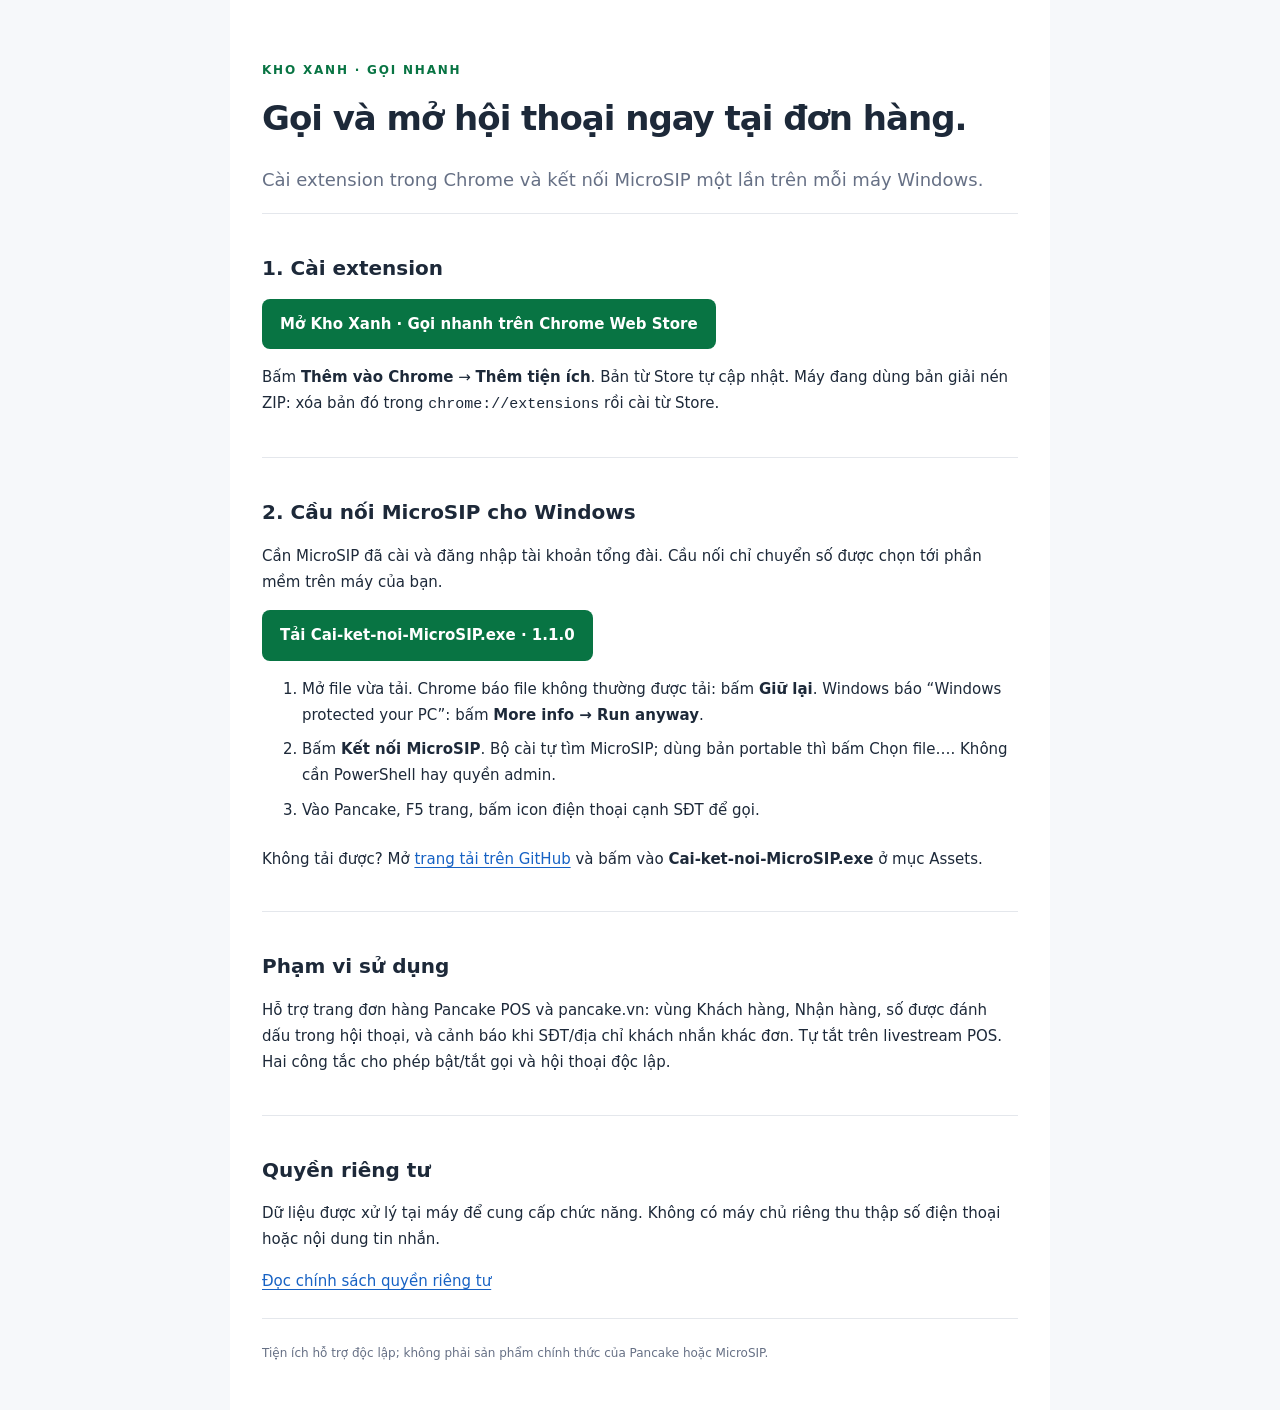
<file: index.html>
<!doctype html><html lang="vi"><head><meta charset="utf-8"><meta name="viewport" content="width=device-width,initial-scale=1"><title>Kho Xanh · Gọi nhanh — Kết nối MicroSIP</title><link rel="stylesheet" href="style.css"></head><body><main><p class="eyebrow">KHO XANH · GỌI NHANH</p><h1>Gọi và mở hội thoại ngay tại đơn hàng.</h1><p class="lead">Cài extension trong Chrome và kết nối MicroSIP một lần trên mỗi máy Windows.</p>
<section><h2>1. Cài extension</h2><a class="button" href="https://chromewebstore.google.com/detail/pancake-quick-call/nldiajcjofibmhlncmdhkjkdckeihabe">Mở Kho Xanh · Gọi nhanh trên Chrome Web Store</a><p>Bấm <b>Thêm vào Chrome</b> → <b>Thêm tiện ích</b>. Bản từ Store tự cập nhật. Máy đang dùng bản giải nén ZIP: xóa bản đó trong <code>chrome://extensions</code> rồi cài từ Store.</p></section>
<section><h2>2. Cầu nối MicroSIP cho Windows</h2><p>Cần MicroSIP đã cài và đăng nhập tài khoản tổng đài. Cầu nối chỉ chuyển số được chọn tới phần mềm trên máy của bạn.</p><a class="button" href="https://github.com/vincentony/pancake-quick-call-privacy/releases/latest/download/Cai-ket-noi-MicroSIP.exe">Tải Cai-ket-noi-MicroSIP.exe · 1.1.0</a><ol><li>Mở file vừa tải. Chrome báo file không thường được tải: bấm <b>Giữ lại</b>. Windows báo “Windows protected your PC”: bấm <b>More info → Run anyway</b>.</li><li>Bấm <b>Kết nối MicroSIP</b>. Bộ cài tự tìm MicroSIP; dùng bản portable thì bấm Chọn file…. Không cần PowerShell hay quyền admin.</li><li>Vào Pancake, F5 trang, bấm icon điện thoại cạnh SĐT để gọi.</li></ol><p>Không tải được? Mở <a href="https://github.com/vincentony/pancake-quick-call-privacy/releases/latest">trang tải trên GitHub</a> và bấm vào <b>Cai-ket-noi-MicroSIP.exe</b> ở mục Assets.</p></section>
<section><h2>Phạm vi sử dụng</h2><p>Hỗ trợ trang đơn hàng Pancake POS và pancake.vn: vùng Khách hàng, Nhận hàng, số được đánh dấu trong hội thoại, và cảnh báo khi SĐT/địa chỉ khách nhắn khác đơn. Tự tắt trên livestream POS. Hai công tắc cho phép bật/tắt gọi và hội thoại độc lập.</p></section><section><h2>Quyền riêng tư</h2><p>Dữ liệu được xử lý tại máy để cung cấp chức năng. Không có máy chủ riêng thu thập số điện thoại hoặc nội dung tin nhắn.</p><a href="privacy.html">Đọc chính sách quyền riêng tư</a></section>
<footer>Tiện ích hỗ trợ độc lập; không phải sản phẩm chính thức của Pancake hoặc MicroSIP.</footer></main></body></html>
</file>
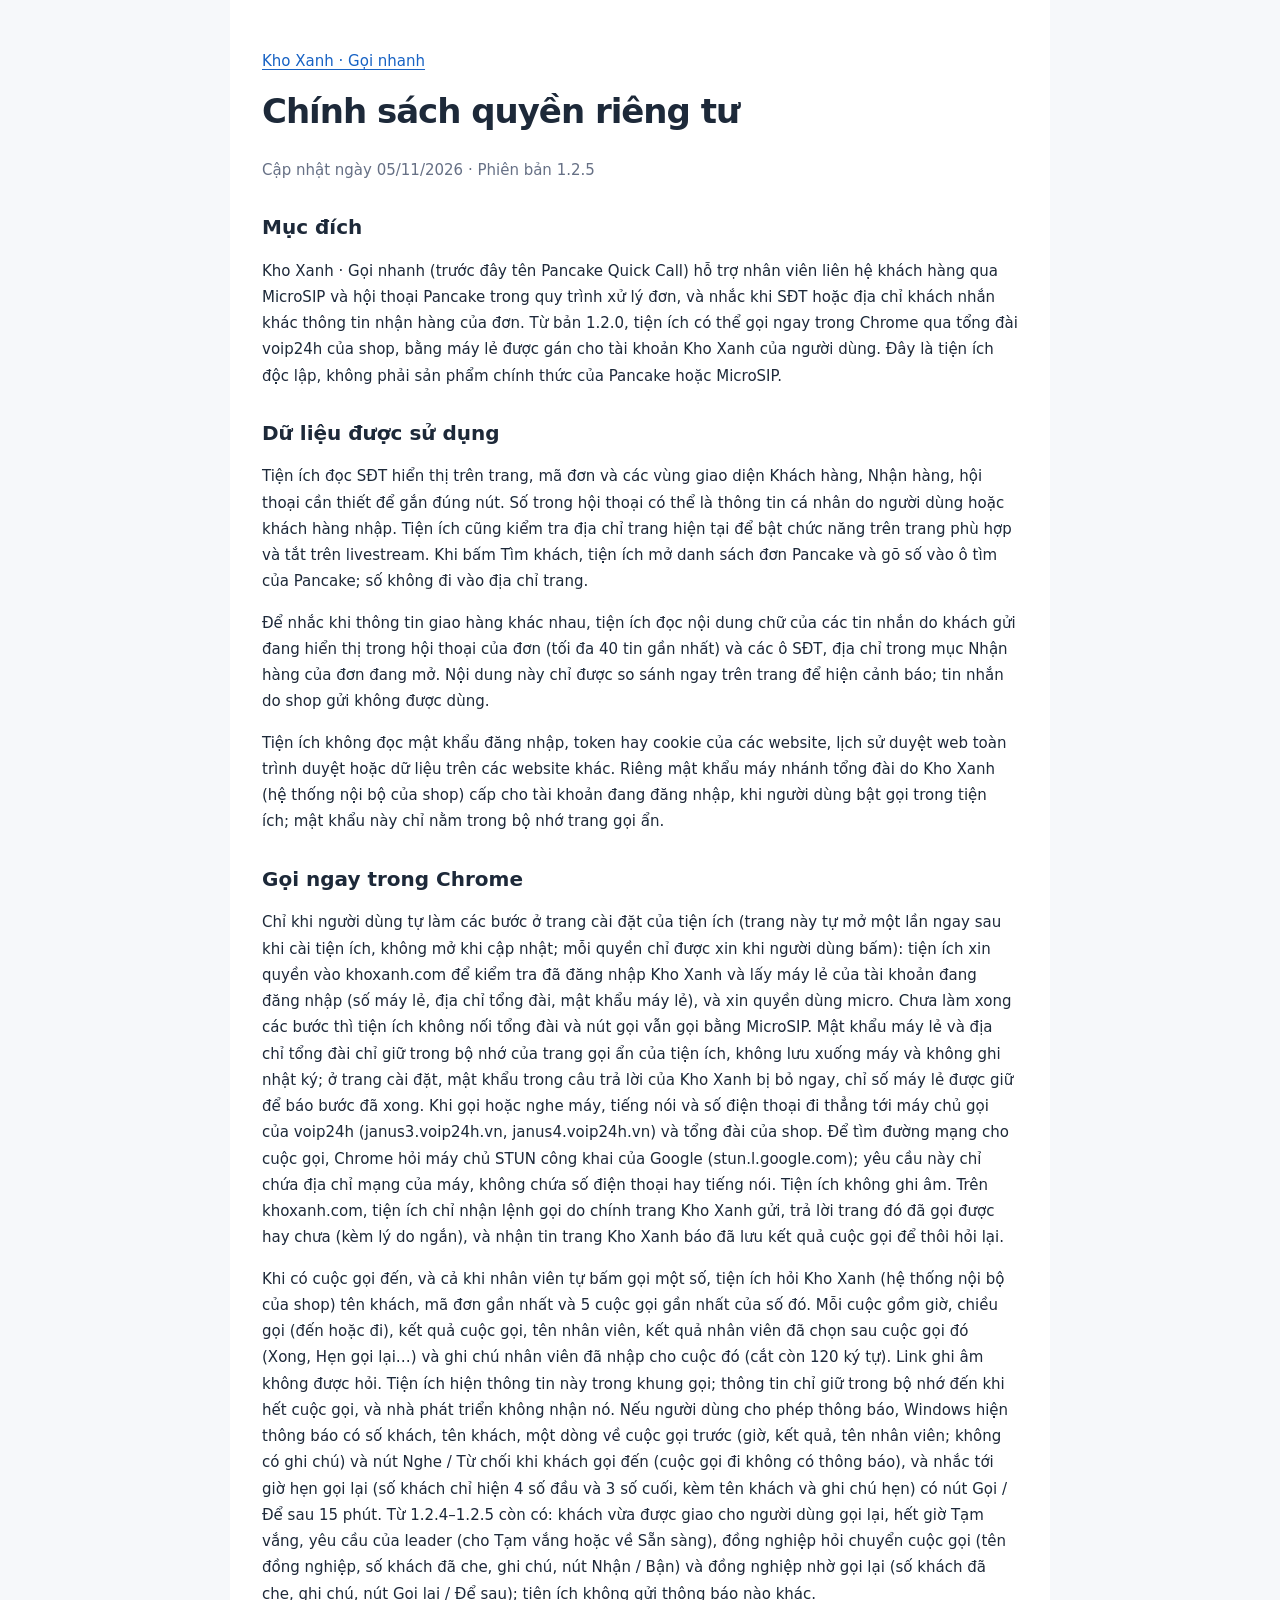
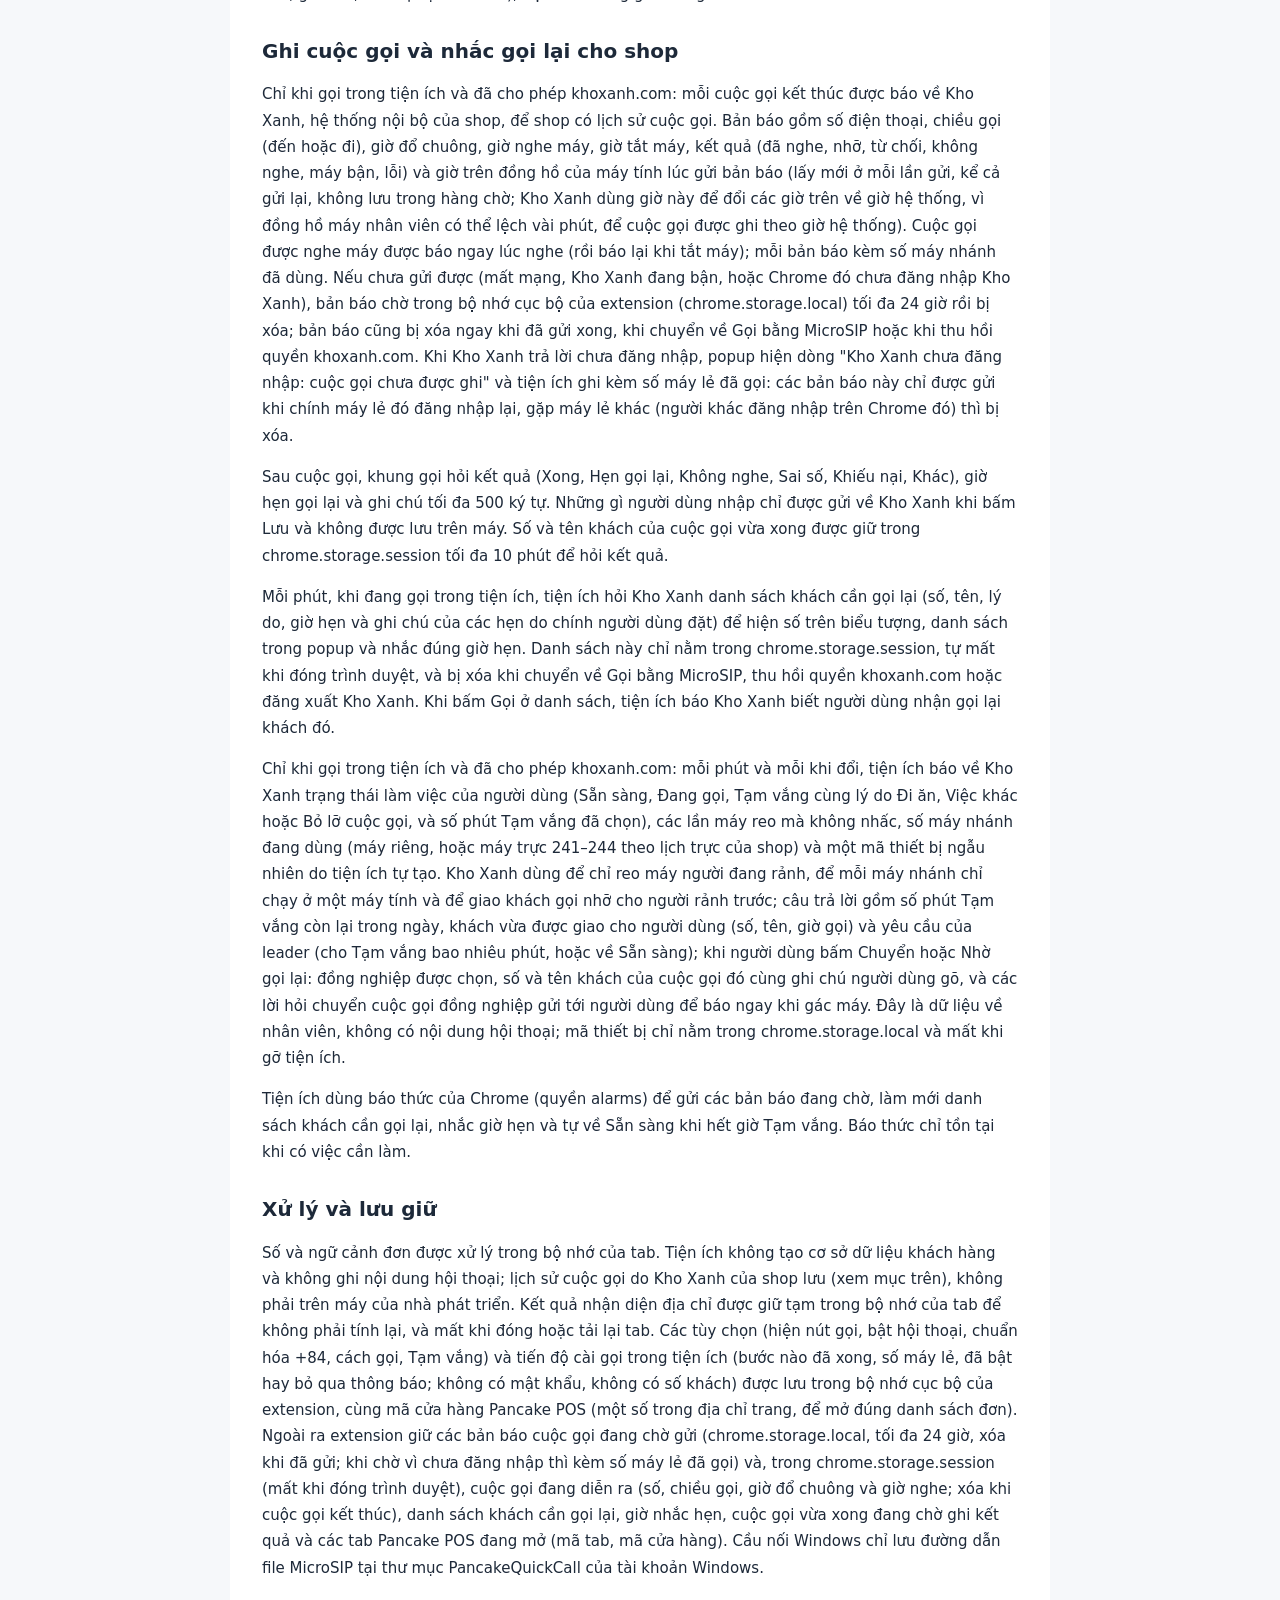
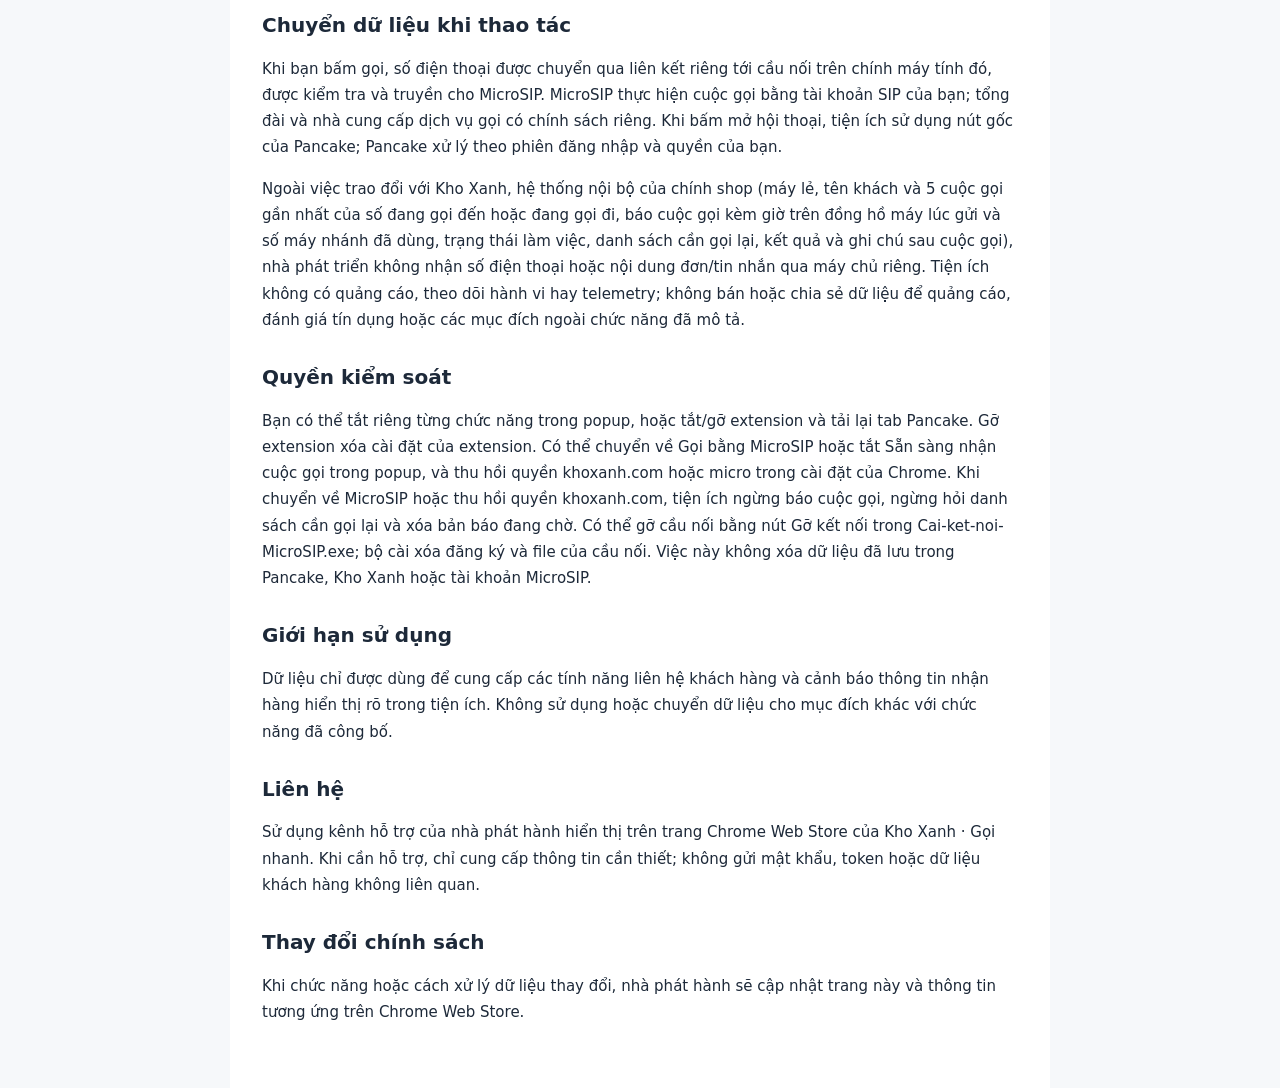
<file: privacy.html>
<!doctype html><html lang="vi"><head><meta charset="utf-8"><meta name="viewport" content="width=device-width,initial-scale=1"><title>Quyền riêng tư — Kho Xanh · Gọi nhanh</title><link rel="stylesheet" href="style.css"></head><body><main><a href="index.html">Kho Xanh · Gọi nhanh</a><h1>Chính sách quyền riêng tư</h1><p class="muted">Cập nhật ngày 05/11/2026 · Phiên bản 1.2.5</p>
<h2>Mục đích</h2><p>Kho Xanh · Gọi nhanh (trước đây tên Pancake Quick Call) hỗ trợ nhân viên liên hệ khách hàng qua MicroSIP và hội thoại Pancake trong quy trình xử lý đơn, và nhắc khi SĐT hoặc địa chỉ khách nhắn khác thông tin nhận hàng của đơn. Từ bản 1.2.0, tiện ích có thể gọi ngay trong Chrome qua tổng đài voip24h của shop, bằng máy lẻ được gán cho tài khoản Kho Xanh của người dùng. Đây là tiện ích độc lập, không phải sản phẩm chính thức của Pancake hoặc MicroSIP.</p>
<h2>Dữ liệu được sử dụng</h2><p>Tiện ích đọc SĐT hiển thị trên trang, mã đơn và các vùng giao diện Khách hàng, Nhận hàng, hội thoại cần thiết để gắn đúng nút. Số trong hội thoại có thể là thông tin cá nhân do người dùng hoặc khách hàng nhập. Tiện ích cũng kiểm tra địa chỉ trang hiện tại để bật chức năng trên trang phù hợp và tắt trên livestream. Khi bấm Tìm khách, tiện ích mở danh sách đơn Pancake và gõ số vào ô tìm của Pancake; số không đi vào địa chỉ trang.</p><p>Để nhắc khi thông tin giao hàng khác nhau, tiện ích đọc nội dung chữ của các tin nhắn do khách gửi đang hiển thị trong hội thoại của đơn (tối đa 40 tin gần nhất) và các ô SĐT, địa chỉ trong mục Nhận hàng của đơn đang mở. Nội dung này chỉ được so sánh ngay trên trang để hiện cảnh báo; tin nhắn do shop gửi không được dùng.</p><p>Tiện ích không đọc mật khẩu đăng nhập, token hay cookie của các website, lịch sử duyệt web toàn trình duyệt hoặc dữ liệu trên các website khác. Riêng mật khẩu máy nhánh tổng đài do Kho Xanh (hệ thống nội bộ của shop) cấp cho tài khoản đang đăng nhập, khi người dùng bật gọi trong tiện ích; mật khẩu này chỉ nằm trong bộ nhớ trang gọi ẩn.</p>
<h2>Gọi ngay trong Chrome</h2><p>Chỉ khi người dùng tự làm các bước ở trang cài đặt của tiện ích (trang này tự mở một lần ngay sau khi cài tiện ích, không mở khi cập nhật; mỗi quyền chỉ được xin khi người dùng bấm): tiện ích xin quyền vào khoxanh.com để kiểm tra đã đăng nhập Kho Xanh và lấy máy lẻ của tài khoản đang đăng nhập (số máy lẻ, địa chỉ tổng đài, mật khẩu máy lẻ), và xin quyền dùng micro. Chưa làm xong các bước thì tiện ích không nối tổng đài và nút gọi vẫn gọi bằng MicroSIP. Mật khẩu máy lẻ và địa chỉ tổng đài chỉ giữ trong bộ nhớ của trang gọi ẩn của tiện ích, không lưu xuống máy và không ghi nhật ký; ở trang cài đặt, mật khẩu trong câu trả lời của Kho Xanh bị bỏ ngay, chỉ số máy lẻ được giữ để báo bước đã xong. Khi gọi hoặc nghe máy, tiếng nói và số điện thoại đi thẳng tới máy chủ gọi của voip24h (janus3.voip24h.vn, janus4.voip24h.vn) và tổng đài của shop. Để tìm đường mạng cho cuộc gọi, Chrome hỏi máy chủ STUN công khai của Google (stun.l.google.com); yêu cầu này chỉ chứa địa chỉ mạng của máy, không chứa số điện thoại hay tiếng nói. Tiện ích không ghi âm. Trên khoxanh.com, tiện ích chỉ nhận lệnh gọi do chính trang Kho Xanh gửi, trả lời trang đó đã gọi được hay chưa (kèm lý do ngắn), và nhận tin trang Kho Xanh báo đã lưu kết quả cuộc gọi để thôi hỏi lại.</p><p>Khi có cuộc gọi đến, và cả khi nhân viên tự bấm gọi một số, tiện ích hỏi Kho Xanh (hệ thống nội bộ của shop) tên khách, mã đơn gần nhất và 5 cuộc gọi gần nhất của số đó. Mỗi cuộc gồm giờ, chiều gọi (đến hoặc đi), kết quả cuộc gọi, tên nhân viên, kết quả nhân viên đã chọn sau cuộc gọi đó (Xong, Hẹn gọi lại…) và ghi chú nhân viên đã nhập cho cuộc đó (cắt còn 120 ký tự). Link ghi âm không được hỏi. Tiện ích hiện thông tin này trong khung gọi; thông tin chỉ giữ trong bộ nhớ đến khi hết cuộc gọi, và nhà phát triển không nhận nó. Nếu người dùng cho phép thông báo, Windows hiện thông báo có số khách, tên khách, một dòng về cuộc gọi trước (giờ, kết quả, tên nhân viên; không có ghi chú) và nút Nghe / Từ chối khi khách gọi đến (cuộc gọi đi không có thông báo), và nhắc tới giờ hẹn gọi lại (số khách chỉ hiện 4 số đầu và 3 số cuối, kèm tên khách và ghi chú hẹn) có nút Gọi / Để sau 15 phút. Từ 1.2.4–1.2.5 còn có: khách vừa được giao cho người dùng gọi lại, hết giờ Tạm vắng, yêu cầu của leader (cho Tạm vắng hoặc về Sẵn sàng), đồng nghiệp hỏi chuyển cuộc gọi (tên đồng nghiệp, số khách đã che, ghi chú, nút Nhận / Bận) và đồng nghiệp nhờ gọi lại (số khách đã che, ghi chú, nút Gọi lại / Để sau); tiện ích không gửi thông báo nào khác.</p><h2>Ghi cuộc gọi và nhắc gọi lại cho shop</h2><p>Chỉ khi gọi trong tiện ích và đã cho phép khoxanh.com: mỗi cuộc gọi kết thúc được báo về Kho Xanh, hệ thống nội bộ của shop, để shop có lịch sử cuộc gọi. Bản báo gồm số điện thoại, chiều gọi (đến hoặc đi), giờ đổ chuông, giờ nghe máy, giờ tắt máy, kết quả (đã nghe, nhỡ, từ chối, không nghe, máy bận, lỗi) và giờ trên đồng hồ của máy tính lúc gửi bản báo (lấy mới ở mỗi lần gửi, kể cả gửi lại, không lưu trong hàng chờ; Kho Xanh dùng giờ này để đổi các giờ trên về giờ hệ thống, vì đồng hồ máy nhân viên có thể lệch vài phút, để cuộc gọi được ghi theo giờ hệ thống). Cuộc gọi được nghe máy được báo ngay lúc nghe (rồi báo lại khi tắt máy); mỗi bản báo kèm số máy nhánh đã dùng. Nếu chưa gửi được (mất mạng, Kho Xanh đang bận, hoặc Chrome đó chưa đăng nhập Kho Xanh), bản báo chờ trong bộ nhớ cục bộ của extension (chrome.storage.local) tối đa 24 giờ rồi bị xóa; bản báo cũng bị xóa ngay khi đã gửi xong, khi chuyển về Gọi bằng MicroSIP hoặc khi thu hồi quyền khoxanh.com. Khi Kho Xanh trả lời chưa đăng nhập, popup hiện dòng "Kho Xanh chưa đăng nhập: cuộc gọi chưa được ghi" và tiện ích ghi kèm số máy lẻ đã gọi: các bản báo này chỉ được gửi khi chính máy lẻ đó đăng nhập lại, gặp máy lẻ khác (người khác đăng nhập trên Chrome đó) thì bị xóa.</p><p>Sau cuộc gọi, khung gọi hỏi kết quả (Xong, Hẹn gọi lại, Không nghe, Sai số, Khiếu nại, Khác), giờ hẹn gọi lại và ghi chú tối đa 500 ký tự. Những gì người dùng nhập chỉ được gửi về Kho Xanh khi bấm Lưu và không được lưu trên máy. Số và tên khách của cuộc gọi vừa xong được giữ trong chrome.storage.session tối đa 10 phút để hỏi kết quả.</p><p>Mỗi phút, khi đang gọi trong tiện ích, tiện ích hỏi Kho Xanh danh sách khách cần gọi lại (số, tên, lý do, giờ hẹn và ghi chú của các hẹn do chính người dùng đặt) để hiện số trên biểu tượng, danh sách trong popup và nhắc đúng giờ hẹn. Danh sách này chỉ nằm trong chrome.storage.session, tự mất khi đóng trình duyệt, và bị xóa khi chuyển về Gọi bằng MicroSIP, thu hồi quyền khoxanh.com hoặc đăng xuất Kho Xanh. Khi bấm Gọi ở danh sách, tiện ích báo Kho Xanh biết người dùng nhận gọi lại khách đó.</p><p>Chỉ khi gọi trong tiện ích và đã cho phép khoxanh.com: mỗi phút và mỗi khi đổi, tiện ích báo về Kho Xanh trạng thái làm việc của người dùng (Sẵn sàng, Đang gọi, Tạm vắng cùng lý do Đi ăn, Việc khác hoặc Bỏ lỡ cuộc gọi, và số phút Tạm vắng đã chọn), các lần máy reo mà không nhấc, số máy nhánh đang dùng (máy riêng, hoặc máy trực 241–244 theo lịch trực của shop) và một mã thiết bị ngẫu nhiên do tiện ích tự tạo. Kho Xanh dùng để chỉ reo máy người đang rảnh, để mỗi máy nhánh chỉ chạy ở một máy tính và để giao khách gọi nhỡ cho người rảnh trước; câu trả lời gồm số phút Tạm vắng còn lại trong ngày, khách vừa được giao cho người dùng (số, tên, giờ gọi) và yêu cầu của leader (cho Tạm vắng bao nhiêu phút, hoặc về Sẵn sàng); khi người dùng bấm Chuyển hoặc Nhờ gọi lại: đồng nghiệp được chọn, số và tên khách của cuộc gọi đó cùng ghi chú người dùng gõ, và các lời hỏi chuyển cuộc gọi đồng nghiệp gửi tới người dùng để báo ngay khi gác máy. Đây là dữ liệu về nhân viên, không có nội dung hội thoại; mã thiết bị chỉ nằm trong chrome.storage.local và mất khi gỡ tiện ích.</p><p>Tiện ích dùng báo thức của Chrome (quyền alarms) để gửi các bản báo đang chờ, làm mới danh sách khách cần gọi lại, nhắc giờ hẹn và tự về Sẵn sàng khi hết giờ Tạm vắng. Báo thức chỉ tồn tại khi có việc cần làm.</p><h2>Xử lý và lưu giữ</h2><p>Số và ngữ cảnh đơn được xử lý trong bộ nhớ của tab. Tiện ích không tạo cơ sở dữ liệu khách hàng và không ghi nội dung hội thoại; lịch sử cuộc gọi do Kho Xanh của shop lưu (xem mục trên), không phải trên máy của nhà phát triển. Kết quả nhận diện địa chỉ được giữ tạm trong bộ nhớ của tab để không phải tính lại, và mất khi đóng hoặc tải lại tab. Các tùy chọn (hiện nút gọi, bật hội thoại, chuẩn hóa +84, cách gọi, Tạm vắng) và tiến độ cài gọi trong tiện ích (bước nào đã xong, số máy lẻ, đã bật hay bỏ qua thông báo; không có mật khẩu, không có số khách) được lưu trong bộ nhớ cục bộ của extension, cùng mã cửa hàng Pancake POS (một số trong địa chỉ trang, để mở đúng danh sách đơn). Ngoài ra extension giữ các bản báo cuộc gọi đang chờ gửi (chrome.storage.local, tối đa 24 giờ, xóa khi đã gửi; khi chờ vì chưa đăng nhập thì kèm số máy lẻ đã gọi) và, trong chrome.storage.session (mất khi đóng trình duyệt), cuộc gọi đang diễn ra (số, chiều gọi, giờ đổ chuông và giờ nghe; xóa khi cuộc gọi kết thúc), danh sách khách cần gọi lại, giờ nhắc hẹn, cuộc gọi vừa xong đang chờ ghi kết quả và các tab Pancake POS đang mở (mã tab, mã cửa hàng). Cầu nối Windows chỉ lưu đường dẫn file MicroSIP tại thư mục PancakeQuickCall của tài khoản Windows.</p>
<h2>Chuyển dữ liệu khi thao tác</h2><p>Khi bạn bấm gọi, số điện thoại được chuyển qua liên kết riêng tới cầu nối trên chính máy tính đó, được kiểm tra và truyền cho MicroSIP. MicroSIP thực hiện cuộc gọi bằng tài khoản SIP của bạn; tổng đài và nhà cung cấp dịch vụ gọi có chính sách riêng. Khi bấm mở hội thoại, tiện ích sử dụng nút gốc của Pancake; Pancake xử lý theo phiên đăng nhập và quyền của bạn.</p><p>Ngoài việc trao đổi với Kho Xanh, hệ thống nội bộ của chính shop (máy lẻ, tên khách và 5 cuộc gọi gần nhất của số đang gọi đến hoặc đang gọi đi, báo cuộc gọi kèm giờ trên đồng hồ máy lúc gửi và số máy nhánh đã dùng, trạng thái làm việc, danh sách cần gọi lại, kết quả và ghi chú sau cuộc gọi), nhà phát triển không nhận số điện thoại hoặc nội dung đơn/tin nhắn qua máy chủ riêng. Tiện ích không có quảng cáo, theo dõi hành vi hay telemetry; không bán hoặc chia sẻ dữ liệu để quảng cáo, đánh giá tín dụng hoặc các mục đích ngoài chức năng đã mô tả.</p>
<h2>Quyền kiểm soát</h2><p>Bạn có thể tắt riêng từng chức năng trong popup, hoặc tắt/gỡ extension và tải lại tab Pancake. Gỡ extension xóa cài đặt của extension. Có thể chuyển về Gọi bằng MicroSIP hoặc tắt Sẵn sàng nhận cuộc gọi trong popup, và thu hồi quyền khoxanh.com hoặc micro trong cài đặt của Chrome. Khi chuyển về MicroSIP hoặc thu hồi quyền khoxanh.com, tiện ích ngừng báo cuộc gọi, ngừng hỏi danh sách cần gọi lại và xóa bản báo đang chờ. Có thể gỡ cầu nối bằng nút Gỡ kết nối trong Cai-ket-noi-MicroSIP.exe; bộ cài xóa đăng ký và file của cầu nối. Việc này không xóa dữ liệu đã lưu trong Pancake, Kho Xanh hoặc tài khoản MicroSIP.</p>
<h2>Giới hạn sử dụng</h2><p>Dữ liệu chỉ được dùng để cung cấp các tính năng liên hệ khách hàng và cảnh báo thông tin nhận hàng hiển thị rõ trong tiện ích. Không sử dụng hoặc chuyển dữ liệu cho mục đích khác với chức năng đã công bố.</p>
<h2>Liên hệ</h2><p id="contact">Sử dụng kênh hỗ trợ của nhà phát hành hiển thị trên trang Chrome Web Store của Kho Xanh · Gọi nhanh. Khi cần hỗ trợ, chỉ cung cấp thông tin cần thiết; không gửi mật khẩu, token hoặc dữ liệu khách hàng không liên quan.</p>
<h2>Thay đổi chính sách</h2><p>Khi chức năng hoặc cách xử lý dữ liệu thay đổi, nhà phát hành sẽ cập nhật trang này và thông tin tương ứng trên Chrome Web Store.</p></main></body></html>
</file>
<file: style.css>
:root{font:15px/1.75 system-ui,"Segoe UI",sans-serif;color:#1d2939;background:#f6f8fa}*{box-sizing:border-box}body{margin:0}main{max-width:820px;min-height:100vh;margin:auto;padding:48px 32px;background:#fff}h1{font-size:34px;line-height:1.25;letter-spacing:-.03em;margin:16px 0 24px}h2{font-size:20px;line-height:1.4;margin-top:30px}.eyebrow{color:#087443;font-size:12px;font-weight:700;letter-spacing:.15em}.muted,.lead,footer{color:#667085}.lead{font-size:18px}section{border-top:1px solid #e4e7ec;padding:10px 0 24px}a{color:#1762c4;text-underline-offset:3px}.button{display:inline-block;background:#087443;color:white;text-decoration:none;padding:12px 18px;border-radius:8px;font-weight:600}li{padding-bottom:8px}footer{border-top:1px solid #e4e7ec;padding-top:24px;font-size:12px}@media(max-width:600px){main{padding:28px 20px}h1{font-size:28px}}
</file>
